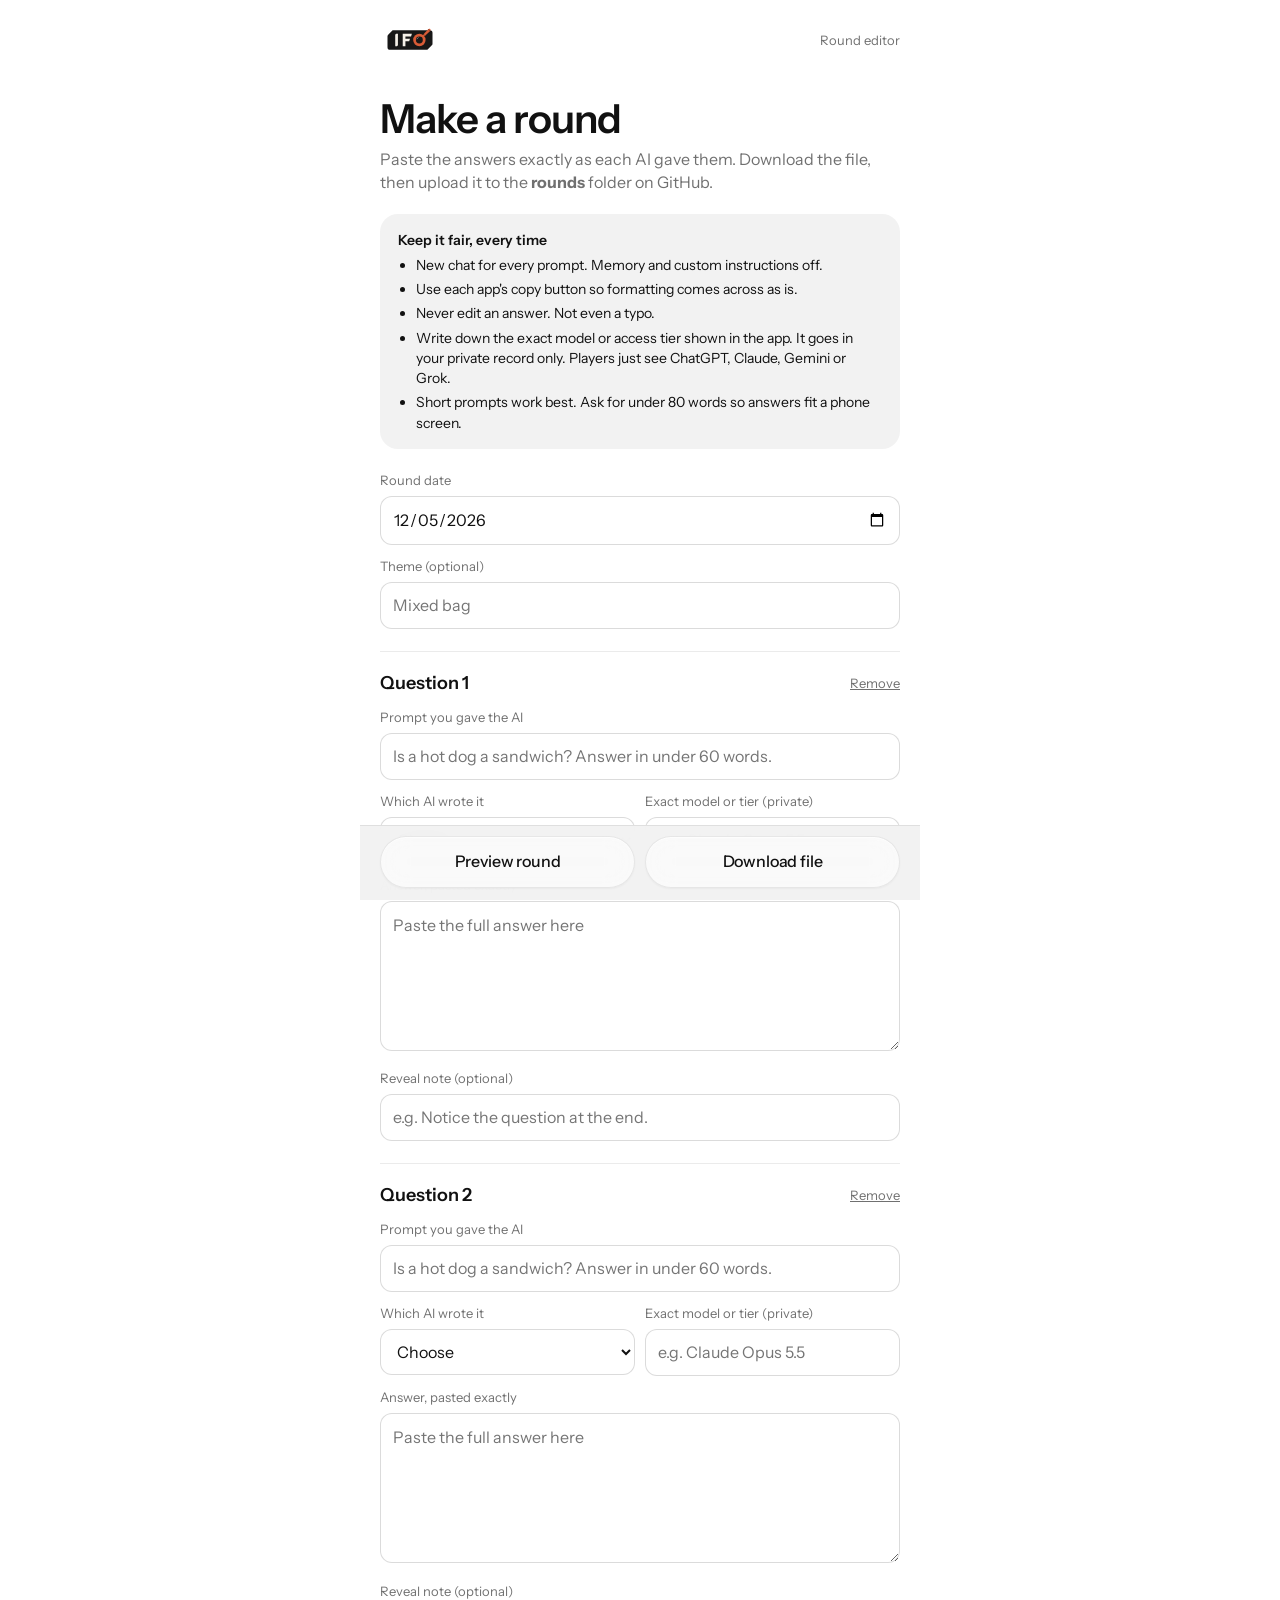
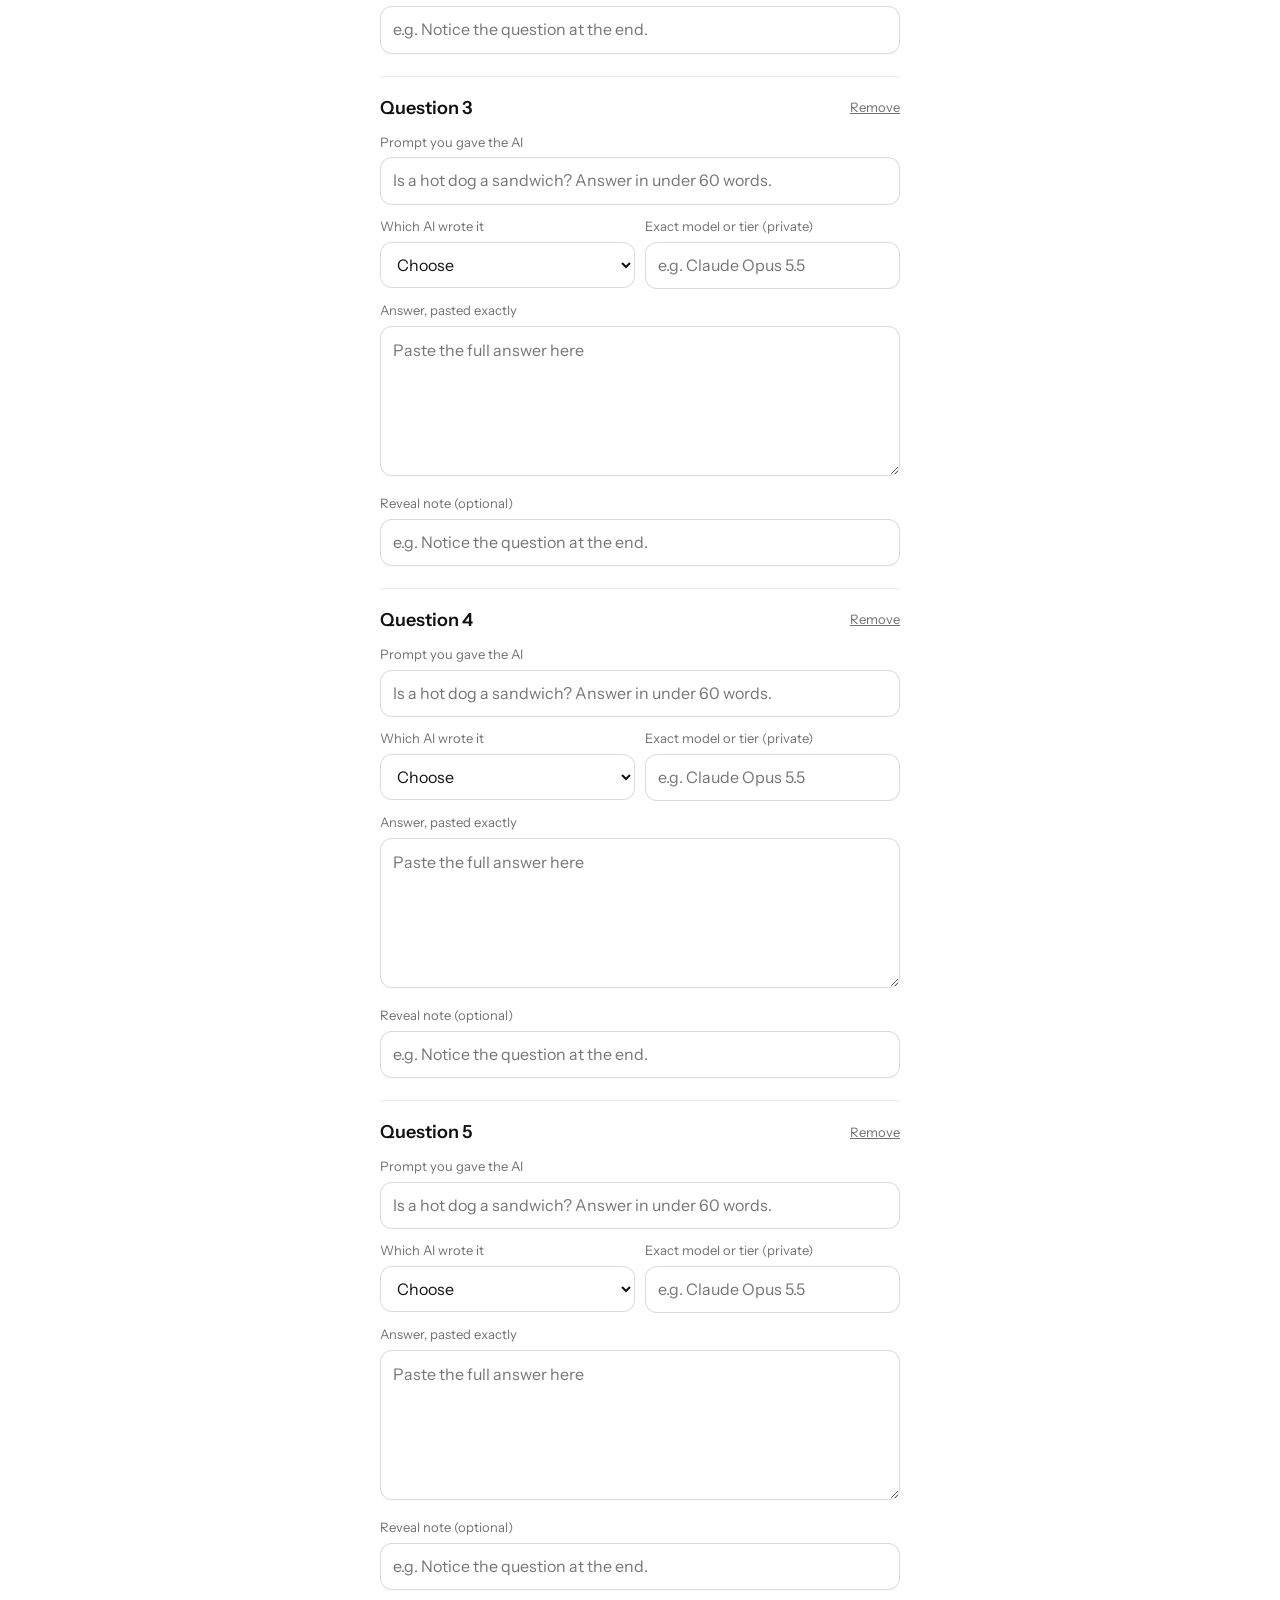
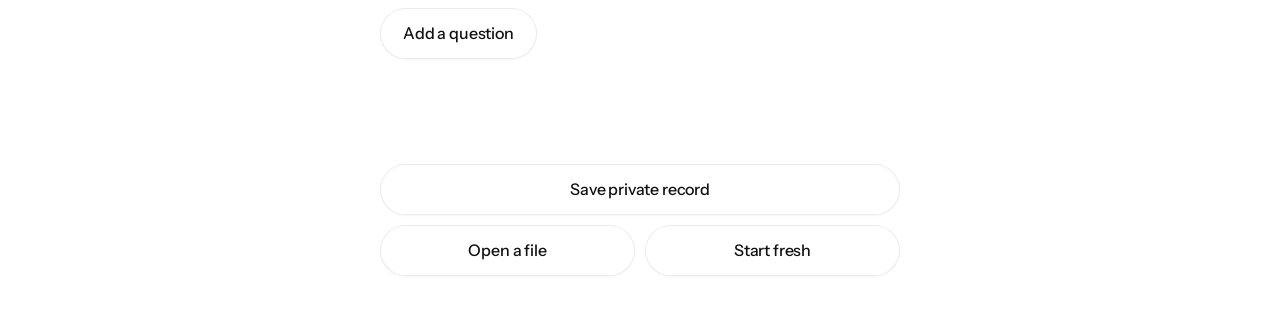
<file: editor.html>
<!doctype html>
<html lang="en">
<head>
<meta charset="utf-8">
<meta name="viewport" content="width=device-width,initial-scale=1">
<meta name="robots" content="noindex">
<title>Round Editor | Which AI Said That?</title>
<link rel="icon" href="assets/favicon.png">
<link rel="preconnect" href="https://fonts.googleapis.com">
<link rel="preconnect" href="https://fonts.gstatic.com" crossorigin>
<link href="https://fonts.googleapis.com/css2?family=Instrument+Sans:wght@400;500;600&family=Instrument+Serif&display=swap" rel="stylesheet">
<link rel="stylesheet" href="style.css">
<style>
  body{background:#fff}
  .nav .meta{font-size:13px;color:var(--muted)}
  .wrap{width:100%;max-width:560px;margin:0 auto;padding:0 20px 40px}
  .wrap .nav{padding:0}
  .bar .pill,.row .pill{text-align:center}
  .ed h1{font-size:40px;line-height:1.05;margin:18px 0 8px}
  .ed .sub{color:var(--muted);margin-bottom:20px}
  .rules{background:var(--band);border-radius:var(--r-card);padding:16px 18px;font-size:14px;margin-bottom:22px}
  .rules b{font-weight:600}
  .rules li{margin:4px 0 0 18px}
  label{display:block;font-size:13px;color:var(--muted);margin:12px 0 6px}
  input,select,textarea{
    width:100%;font:inherit;font-size:16px;color:var(--ink);
    background:#fff;border:1px solid rgba(0,0,0,.14);border-radius:12px;padding:11px 12px;
  }
  textarea{min-height:150px;resize:vertical;line-height:1.5}
  .two{display:grid;grid-template-columns:1fr 1fr;gap:10px}
  .q{border-top:1px solid var(--line);padding-top:18px;margin-top:22px}
  .q h2{font-size:18px;font-weight:600;display:flex;justify-content:space-between;align-items:center}
  .q h2 button{font-size:13px;color:var(--muted);text-decoration:underline;font-weight:400}
  .warn{font-size:13px;color:#8a3a22;margin-top:6px}
  .bar{position:sticky;bottom:0;background:rgba(242,242,242,.94);margin-left:-20px;margin-right:-20px;padding-left:20px!important;padding-right:20px!important;-webkit-backdrop-filter:blur(12px);backdrop-filter:blur(12px);
       padding:10px 0 12px;margin-top:24px;border-top:1px solid var(--line);display:grid;gap:6px}
  .status:empty{display:none}
  .bar .row{display:grid;grid-template-columns:1fr 1fr;gap:10px}
  .status{font-size:13px;color:var(--muted);text-align:center;min-height:18px}
  .problems{font-size:14px;color:#8a3a22;margin-top:10px}
  .problems li{margin-left:18px}
</style>
</head>
<body>
<div class="wrap ed">
  <nav class="nav">
    <a class="logo" href="./" aria-label="Game"><img src="assets/ifo-logo.svg" alt="IFO"></a>
    <span class="meta">Round editor</span>
  </nav>

  <h1 class="serif">Make a round</h1>
  <p class="sub">Paste the answers exactly as each AI gave them. Download the file, then upload it to the <b>rounds</b> folder on GitHub.</p>

  <div class="rules">
    <b>Keep it fair, every time</b>
    <ul>
      <li>New chat for every prompt. Memory and custom instructions off.</li>
      <li>Use each app's copy button so formatting comes across as is.</li>
      <li>Never edit an answer. Not even a typo.</li>
      <li>Write down the exact model or access tier shown in the app. It goes in your private record only. Players just see ChatGPT, Claude, Gemini or Grok.</li>
      <li>Short prompts work best. Ask for under 80 words so answers fit a phone screen.</li>
    </ul>
  </div>

  <label for="fDate">Round date</label>
  <input type="date" id="fDate">
  <label for="fTheme">Theme (optional)</label>
  <input type="text" id="fTheme" placeholder="Mixed bag">

  <div id="qs"></div>
  <button class="pill glass block" id="btnAdd" style="margin-top:18px">Add a question</button>

  <ul class="problems" id="problems"></ul>

  <div class="bar">
    <div class="row">
      <button class="pill glass" id="btnPreview">Preview round</button>
      <button class="pill glass" id="btnDownload">Download file</button>
    </div>
    <div class="status" id="status"></div>
  </div>
  <div class="row" style="display:grid;grid-template-columns:1fr 1fr;gap:10px;margin-top:6px">
    <button class="pill glass" id="btnPrivate" style="grid-column:1/-1">Save private record</button>
    <button class="pill glass" id="btnLoad">Open a file</button>
    <button class="pill glass" id="btnClear">Start fresh</button>
  </div>
  <input type="file" id="fileIn" accept=".json,application/json" hidden>
</div>

<script>
const MODELS = ["ChatGPT", "Claude", "Gemini", "Grok"];
const DRAFT_KEY = "wast-editor-draft";
const $ = id => document.getElementById(id);
const safe = {
  get(k){ try{ return JSON.parse(localStorage.getItem(k)); }catch(e){ return null; } },
  set(k,v){ try{ localStorage.setItem(k, JSON.stringify(v)); }catch(e){} }
};
function pad(n){ return String(n).padStart(2,"0"); }
function tomorrow(){ const d=new Date(); return d.getFullYear()+"-"+pad(d.getMonth()+1)+"-"+pad(d.getDate()); }
function escAttr(s){ return String(s||"").replace(/&/g,"&amp;").replace(/"/g,"&quot;").replace(/</g,"&lt;"); }

function blankQ(){ return { prompt:"", model:"", version:"", answer:"", note:"" }; }

function qHTML(q, i){
  return `
  <div class="q" data-i="${i}">
    <h2>Question ${i+1} <button type="button" data-remove="${i}">Remove</button></h2>
    <label>Prompt you gave the AI</label>
    <input type="text" data-f="prompt" value="${escAttr(q.prompt)}" placeholder="Is a hot dog a sandwich? Answer in under 60 words.">
    <div class="two">
      <div>
        <label>Which AI wrote it</label>
        <select data-f="model">
          <option value="">Choose</option>
          ${MODELS.map(m=>`<option ${q.model===m?"selected":""}>${m}</option>`).join("")}
        </select>
      </div>
      <div>
        <label>Exact model or tier (private)</label>
        <input type="text" data-f="version" value="${escAttr(q.version)}" placeholder="e.g. Claude Opus 5.5">
      </div>
    </div>
    <label>Answer, pasted exactly</label>
    <textarea data-f="answer" placeholder="Paste the full answer here">${escAttr(q.answer)}</textarea>
    <div class="warn" data-warn></div>
    <label>Reveal note (optional)</label>
    <input type="text" data-f="note" value="${escAttr(q.note)}" placeholder="e.g. Notice the question at the end.">
  </div>`;
}

let data = safe.get(DRAFT_KEY) || { date: tomorrow(), theme:"", questions:[blankQ(),blankQ(),blankQ(),blankQ(),blankQ()] };
if (!data.date || data.date < tomorrow()) data.date = tomorrow(); // always start on today

function render(){
  $("fDate").value = data.date || "";
  $("fTheme").value = data.theme || "";
  $("qs").innerHTML = data.questions.map(qHTML).join("");
  checkAll();
}

function readForm(){
  data.date = $("fDate").value;
  data.theme = $("fTheme").value.trim();
  data.questions = [...document.querySelectorAll(".q")].map(el => {
    const q = {};
    el.querySelectorAll("[data-f]").forEach(f => q[f.dataset.f] = f.dataset.f === "answer" ? f.value : f.value.trim());
    return q;
  });
  safe.set(DRAFT_KEY, data);
}

function checkAll(){
  document.querySelectorAll(".q").forEach(el => {
    const a = el.querySelector('[data-f="answer"]').value;
    const w = el.querySelector("[data-warn]");
    w.textContent = a.length > 900 ? "This answer is long (" + a.length + " characters). It will scroll on phones. A shorter prompt helps." : "";
  });
}

function problems(){
  const p = [];
  if (!/^\d{4}-\d{2}-\d{2}$/.test(data.date)) p.push("Pick a round date.");
  if (!data.questions.length) p.push("Add at least one question.");
  data.questions.forEach((q,i) => {
    const n = "Question " + (i+1) + ": ";
    if (!q.prompt) p.push(n + "prompt is empty.");
    if (!q.model) p.push(n + "choose which AI wrote it.");
    if (!q.answer || !q.answer.trim()) p.push(n + "answer is empty.");
    if (!q.version) p.push(n + "add the exact model or access tier for your private record.");
  });
  const used = new Set(data.questions.map(q=>q.model).filter(Boolean));
  if (data.questions.length >= 4 && used.size === 1) p.push("Every answer is from the same AI. Mixing them keeps it fun.");
  return p;
}

function showProblems(list){
  $("problems").innerHTML = list.map(x => "<li>"+x.replace(/</g,"&lt;")+"</li>").join("");
}

function buildFile(){
  return {
    date: data.date,
    theme: data.theme || undefined,
    questions: data.questions.map(q => {
      const o = { prompt: q.prompt, model: q.model, answer: q.answer };
      if (q.note) o.note = q.note;
      return o;
    })
  };
}

function say(t){ $("status").textContent = t; clearTimeout(say.t); say.t = setTimeout(()=>$("status").textContent="", 3500); }

$("qs").addEventListener("input", () => { readForm(); checkAll(); });
$("qs").addEventListener("change", readForm);
$("fDate").addEventListener("change", readForm);
$("fTheme").addEventListener("input", readForm);
$("qs").addEventListener("click", e => {
  const i = e.target.dataset.remove;
  if (i === undefined) return;
  readForm(); data.questions.splice(Number(i),1); safe.set(DRAFT_KEY, data); render();
});
$("btnAdd").onclick = () => { readForm(); data.questions.push(blankQ()); safe.set(DRAFT_KEY, data); render(); };

$("btnPreview").onclick = () => {
  readForm();
  const p = problems().filter(x => !x.startsWith("Every answer"));
  showProblems(p);
  if (p.length) { say("Fix the items above first."); return; }
  safe.set("wast-preview", buildFile());
  window.open("./?preview=1", "_blank");
};

$("btnDownload").onclick = () => {
  readForm();
  const p = problems();
  showProblems(p);
  if (p.some(x => !x.startsWith("Every answer"))) { say("Fix the items above first."); return; }
  const blob = new Blob([JSON.stringify(buildFile(), null, 2)], { type: "application/json" });
  const a = document.createElement("a");
  a.href = URL.createObjectURL(blob);
  a.download = data.date + ".json";
  a.click();
  setTimeout(()=>URL.revokeObjectURL(a.href), 2000);
  say("Downloaded " + data.date + ".json. Upload it to the rounds folder.");
};

$("btnPrivate").onclick = () => {
  readForm();
  const p = problems();
  showProblems(p);
  if (p.some(x => !x.startsWith("Every answer"))) { say("Fix the items above first."); return; }
  const rec = { date: data.date, theme: data.theme || undefined, note: "Private record. Keep this file. Do not upload it to GitHub.",
    questions: data.questions.map(q => ({ prompt: q.prompt, model: q.model, exactModelOrTier: q.version, answer: q.answer, note: q.note || undefined })) };
  const blob = new Blob([JSON.stringify(rec, null, 2)], { type: "application/json" });
  const a = document.createElement("a");
  a.href = URL.createObjectURL(blob); a.download = data.date + "-private.json"; a.click();
  setTimeout(()=>URL.revokeObjectURL(a.href), 2000);
  say("Saved " + data.date + "-private.json. Keep it. Don't upload it.");
};
$("btnLoad").onclick = () => $("fileIn").click();
$("fileIn").onchange = async e => {
  const f = e.target.files[0]; if (!f) return;
  try {
    const j = JSON.parse(await f.text());
    data = { date: j.date || f.name.replace(/\.json$/,""), theme: j.theme || "", questions: (j.questions||[]).map(q => Object.assign(blankQ(), q, q.exactModelOrTier ? { version: q.exactModelOrTier } : {})) };
    safe.set(DRAFT_KEY, data); render(); say("Opened " + f.name);
  } catch(err){ say("That file couldn't be read."); }
  e.target.value = "";
};
$("btnClear").onclick = () => {
  if (!confirm("Clear this draft and start a new round?")) return;
  data = { date: tomorrow(), theme:"", questions:[blankQ(),blankQ(),blankQ(),blankQ(),blankQ()] };
  safe.set(DRAFT_KEY, data); showProblems([]); render();
};

render();
</script>
</body>
</html>
</file>
<file: style.css>
:root{
  --ink:#111;
  --muted:rgba(0,0,0,.56);
  --paper:#fff;
  --band:#f2f2f2;
  --line:rgba(0,0,0,.08);
  --glass:rgba(255,255,255,.62);
  --r-pill:999px;
  --r-card:18px;
  --pad:20px;
  --ease:cubic-bezier(.2,.7,.2,1);
}
*{box-sizing:border-box;margin:0;padding:0}
body{
  min-height:100vh;display:flex;flex-direction:column;
  background:var(--band);color:var(--ink);
  font-family:"Instrument Sans","Liberation Sans",Arial,sans-serif;
  font-size:16px;line-height:1.45;-webkit-font-smoothing:antialiased;
}
button{font:inherit;color:inherit;border:0;background:none;cursor:pointer}
a{color:inherit;text-decoration:none}

.in{width:100%;max-width:560px;margin:0 auto;padding:0 var(--pad)}

/* nav, same as the portfolio */
.nav{height:64px;display:flex;align-items:center;justify-content:space-between;background:var(--paper);max-width:none;
  padding:0 max(var(--pad), calc((100% - 560px)/2 + var(--pad)))}
.logo img{height:30px;display:block}
.icon{width:36px;height:36px;border-radius:50%;display:flex;align-items:center;justify-content:center;font-weight:600;font-size:15px}

/* glass, copied from the portfolio */
.glass{
  -webkit-backdrop-filter:blur(14px) saturate(140%);backdrop-filter:blur(14px) saturate(140%);
  background:var(--glass);border:1px solid var(--line);
  box-shadow:inset 0 1px 0 rgba(255,255,255,.7),0 1px 2px rgba(0,0,0,.04);
  transition:background 160ms,transform 120ms;
}
.glass:hover{background:rgba(255,255,255,.8)}
.glass:active{transform:scale(.98);background:rgba(255,255,255,.9)}
.pill{display:inline-block;padding:11px 18px;border-radius:var(--r-pill);font-size:15px;font-weight:500;letter-spacing:-.01em}

/* screens: white top, grey band below, like the portfolio home */
.screen{display:none;flex:1;flex-direction:column}
.screen.on{display:flex}
.top{background:var(--paper);padding:28px 0 32px;flex:1;display:flex;flex-direction:column;justify-content:center}
.band{background:var(--band);padding:28px 0 28px}
#sQuestion .top{justify-content:flex-end;padding-top:12px}
#sQuestion .band{flex:1;padding-bottom:36px}
.answer.short{font-size:24px;line-height:1.4;letter-spacing:-.01em}
body.playing .foot{display:none}
.screen.on .in{animation:rise .4s var(--ease)}
@keyframes rise{from{opacity:0;transform:translateY(6px)}to{opacity:1;transform:none}}

h1{font-size:29px;line-height:1.06;font-weight:600;letter-spacing:-.025em}
h1.big{font-size:44px;margin:8px 0 12px}
.lead{margin-top:12px;font-size:15px;line-height:1.42;color:var(--muted);max-width:32ch}
.muted{color:var(--muted)}
.kicker{font-size:13px;color:var(--muted)}

.facts{display:flex;gap:28px;margin-top:26px}
.facts span{display:block;font-size:12px;color:var(--muted)}
.facts b{font-weight:500;font-size:16px}

.notice{font-size:13px;color:var(--muted);border:1px dashed rgba(0,0,0,.2);border-radius:12px;padding:10px 12px;margin-bottom:16px}
.how{margin-top:26px;padding-left:18px;font-size:14px;color:var(--muted)}
.how li{padding:4px 0}
.how-note{margin-top:10px;font-size:14px;color:var(--muted)}

/* question */
.progress{display:flex;gap:6px;margin-bottom:16px}
.progress span{flex:1;height:3px;border-radius:3px;background:var(--band)}
.progress span.done,.progress span.now{background:var(--ink)}
.progress span.now{opacity:.35}
.qhead{display:flex;justify-content:space-between;font-size:13px;color:var(--muted);margin-bottom:10px}
.prompt{font-size:15px;color:var(--muted);margin-bottom:12px}
.prompt b{color:var(--ink);font-weight:500}
.answer{
  border:1px solid var(--line);border-radius:var(--r-card);
  padding:18px 20px;font-size:19px;line-height:1.5;
  max-height:44vh;overflow:auto;-webkit-overflow-scrolling:touch;
}
.answer p+p,.answer p+ul,.answer ul+p,.answer p+ol,.answer ol+p,.answer h4+p{margin-top:10px}
.answer ul,.answer ol{padding-left:20px;margin-top:6px}
.answer li+li{margin-top:4px}
.answer h4{font-size:16px;font-weight:600;margin-top:12px}
.answer h4:first-child{margin-top:0}
.answer code{font-family:ui-monospace,Menlo,monospace;font-size:14px;background:var(--band);padding:1px 5px;border-radius:5px}
.answer pre{background:var(--band);padding:10px;border-radius:10px;overflow:auto;margin-top:8px}
.answer pre code{background:none;padding:0}

.ask{font-size:14px;color:var(--muted);margin-bottom:12px}
.options{display:grid;grid-template-columns:1fr 1fr;gap:10px}
.options .pill{text-align:center;padding:13px 10px;font-size:16px}
.options .pill[disabled]{cursor:default}
.options .pill.is-right{background:var(--ink);color:#fff;border-color:var(--ink)}
.options .pill.is-wrong{text-decoration:line-through}
.options .pill.is-other{opacity:.4}
.reveal{display:none;margin-top:20px}
.reveal.on{display:block;animation:rise .3s var(--ease)}
.verdict{font-size:22px;font-weight:600;letter-spacing:-.02em}
.detail{font-size:14px;color:var(--muted);margin:4px 0 16px}

/* result */
.score{font-size:88px;line-height:.95;font-weight:600;letter-spacing:-.04em;margin-top:6px}
.score small{font-size:34px;color:var(--muted);letter-spacing:-.02em}
.title{font-size:24px;font-weight:600;letter-spacing:-.02em;margin-top:14px}
.dots{display:flex;gap:8px;margin-top:20px}
.dots span{width:30px;height:30px;border-radius:8px;display:flex;align-items:center;justify-content:center;font-size:13px}
.dots .y{background:var(--ink);color:#fff}
.dots .n{border:1px solid rgba(0,0,0,.25);color:var(--muted)}
.stats{display:grid;grid-template-columns:repeat(3,1fr);gap:10px;margin-bottom:18px}
.stats div{border-radius:14px;padding:12px 14px}
.stats b{display:block;font-size:20px;font-weight:600}
.stats span{font-size:12px;color:var(--muted)}
.card-preview{width:100%;border-radius:12px;border:1px solid var(--line);display:block;margin-bottom:18px;background:#fff}
.actions{display:flex;flex-wrap:wrap;gap:10px}
.next{margin-top:18px;font-size:13px;color:var(--muted)}
.recap{margin-top:26px}
.recap h3{font-size:13px;font-weight:500;color:var(--muted);margin-bottom:6px}
.recap li{list-style:none;border-top:1px solid var(--line);padding:10px 0;font-size:14px;display:flex;justify-content:space-between;gap:12px}
.recap li em{font-style:normal;color:var(--muted);text-align:right;flex:0 0 auto;max-width:45%}

/* footer, same line as the portfolio */
.foot{background:var(--band);text-align:center;padding:26px var(--pad) 28px;font-size:13px;color:var(--muted)}
.foot .small{font-size:11px;margin-top:6px;opacity:.8}

@media (min-width:600px){
  h1.big{font-size:56px}
  .nav{height:80px}
  .logo img{height:34px}
  .pill{padding:13px 22px;font-size:16px}
}
@media (prefers-reduced-motion:reduce){
  *{animation:none!important;transition:none!important}
}

/* yesterday's answers */
.linkbtn{display:inline-block;margin-top:16px;font-size:14px;color:var(--ink);text-decoration:underline;text-underline-offset:3px}
.recap-note{font-size:13px;color:var(--muted);margin:0 0 8px}
.pv{list-style:none;margin-bottom:22px}
.pv li{padding:18px 0;border-top:1px solid var(--line)}
.pv li:first-child{border-top:0;padding-top:0}
.pv .prompt{margin-bottom:10px}
.pv .answer{background:#fff;max-height:none;font-size:16px}
.pv .who{margin-top:10px;font-size:14px;color:var(--muted)}
.pv .who b{color:var(--ink);font-weight:600}
.linkbtn[hidden]{display:none}
</file>
